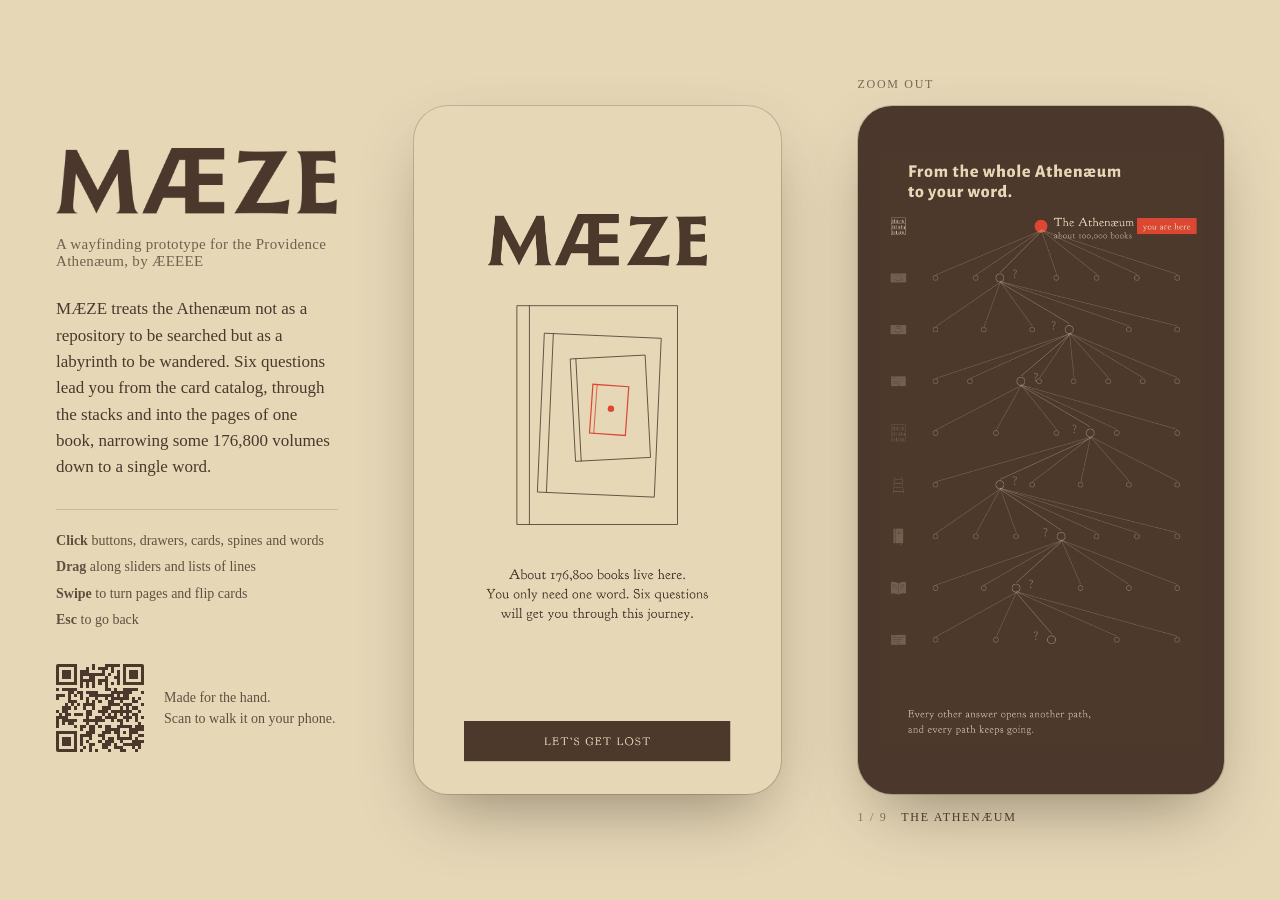
<file: index.html>
<!doctype html>
<html lang="en">
<head>
<meta charset="utf-8">
<meta name="viewport" content="width=device-width, initial-scale=1, maximum-scale=1, user-scalable=no, viewport-fit=cover">
<meta name="apple-mobile-web-app-capable" content="yes">
<meta name="mobile-web-app-capable" content="yes">
<meta name="apple-mobile-web-app-status-bar-style" content="black-translucent">
<meta name="apple-mobile-web-app-title" content="MÆZE">
<meta name="theme-color" content="#E6D8B7">
<link rel="manifest" href="site.webmanifest">
<link rel="apple-touch-icon" href="apple-touch-icon.png">
<link rel="icon" type="image/png" sizes="192x192" href="icon-192.png">
<meta name="description" content="MÆZE: six questions lead you from the Providence Athenæum's card catalog to one word in one book. A touch prototype by ÆEEEE.">
<title>MÆZE</title>
<link rel="stylesheet" href="style.css?v=20261113e">
</head>
<body>
<main id="app" aria-label="MÆZE prototype">
  <!-- desktop only: project intro (left) and live zoom-out map (right); hidden on phones and tablets -->
  <aside class="d-side d-intro" aria-label="About MÆZE">
    <h1 class="d-mark"><span class="sr">MÆZE</span></h1>
    <p class="d-by">A wayfinding prototype for the Providence Athenæum, by ÆEEEE</p>
    <p class="d-text">MÆZE treats the Athenæum not as a repository to be searched but as a labyrinth to be wandered. Six questions lead you from the card catalog, through the stacks and into the pages of one book, narrowing some 176,800 volumes down to a single word.</p>
    <ul class="d-how">
      <li><b>Click</b> buttons, drawers, cards, spines and words</li>
      <li><b>Drag</b> along sliders and lists of lines</li>
      <li><b>Swipe</b> to turn pages and flip cards</li>
      <li><b>Esc</b> to go back</li>
    </ul>
    <div class="d-qr">
      <img src="img/qr-trim.svg" alt="QR code for jkwon20241.github.io/maze" width="88" height="88">
      <p>Made for the hand.<br>Scan to walk it on your phone.</p>
    </div>
  </aside>
  <div id="frame">
    <div id="stage" role="application" aria-label="Tap, drag or swipe to explore"></div>
  </div>
  <aside class="d-side d-map" aria-label="Zoom out: where you are">
    <p class="d-label">Zoom out</p>
    <div class="d-map-view"><div class="d-map-crop"><img alt="" id="d-map-a"><img alt="" id="d-map-b"></div></div>
    <p class="d-level"><span id="d-level-n">1 / 9</span><span id="d-level-name">The Athenæum</span></p>
  </aside>
</main>
<div class="edge top"></div><div class="edge bottom"></div>
<script src="assets.js?v=20261113e"></script>
<script src="app.js?v=20261113e"></script>
</body>
</html>
</file>
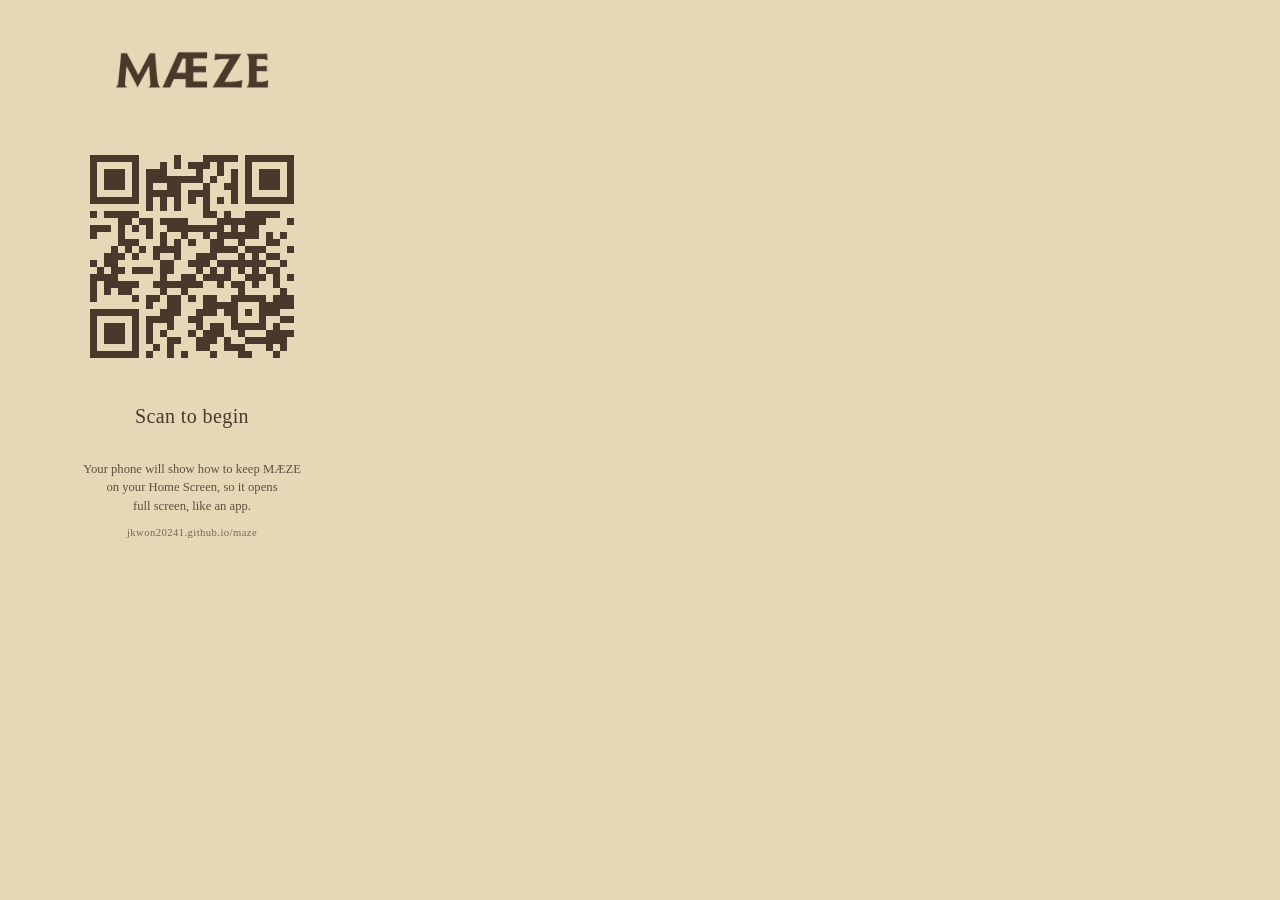
<file: qr/card-add.html>
<!doctype html>
<html lang="en">
<head>
<meta charset="utf-8">
<title>MÆZE QR card (add to Home Screen)</title>
<style>
  @page { size: 4in 6in; margin: 0; }
  html, body { margin: 0; background: #E6D8B7; }
  .card {
    width: 4in; height: 6in; box-sizing: border-box;
    padding: .45in .4in .4in;
    display: flex; flex-direction: column; align-items: center;
    color: #4C372C; font-family: "Iowan Old Style", "Palatino", Georgia, serif;
    text-align: center;
  }
  .mark { width: 2.2in; height: .62in; object-fit: cover; object-position: center 52%; }
  .qr { width: 2.7in; height: 2.7in; margin-top: .25in; }
  .lead { font-size: 15pt; margin: .2in 0 0; letter-spacing: .02em; }
  .tip { font-size: 9.5pt; line-height: 1.45; margin: auto 0 0; opacity: .85; }
  .tip b { font-weight: 600; }
  .url { font-size: 8pt; margin-top: .12in; letter-spacing: .04em; opacity: .7; }
</style>
</head>
<body>
<div class="card">
  <img class="mark" src="../icon-512.png" alt="MÆZE">
  <img class="qr" src="maze-qr-add.svg" alt="QR code for jkwon20241.github.io/maze/?add">
  <p class="lead">Scan to begin</p>
  <p class="tip">Your phone will show how to keep MÆZE<br>on your Home Screen, so it opens<br>full screen, like an app.</p>
  <div class="url">jkwon20241.github.io/maze</div>
</div>
</body>
</html>
</file>
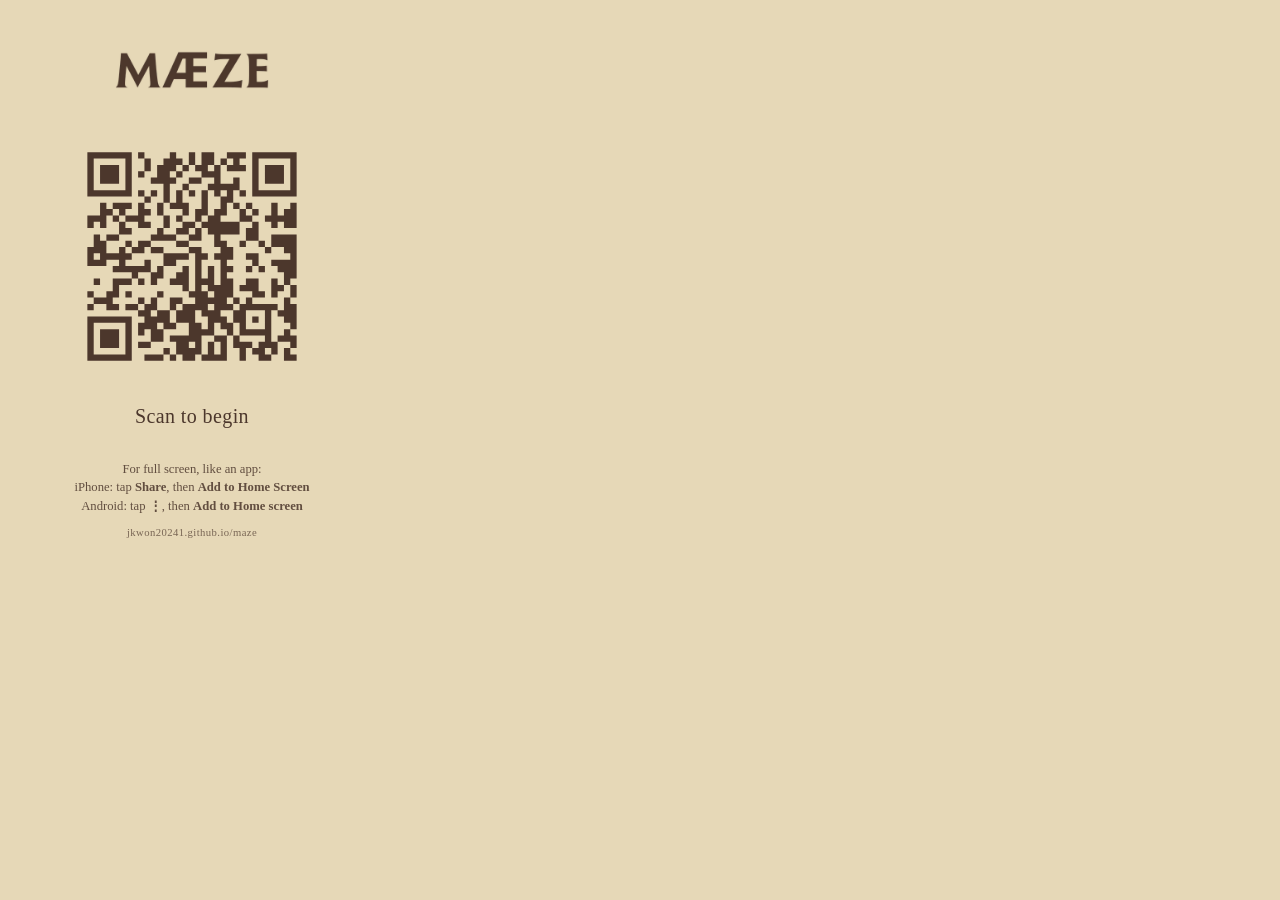
<file: qr/card.html>
<!doctype html>
<html lang="en">
<head>
<meta charset="utf-8">
<title>MÆZE QR card</title>
<style>
  @page { size: 4in 6in; margin: 0; }
  html, body { margin: 0; background: #E6D8B7; }
  .card {
    width: 4in; height: 6in; box-sizing: border-box;
    padding: .45in .4in .4in;
    display: flex; flex-direction: column; align-items: center;
    color: #4C372C; font-family: "Iowan Old Style", "Palatino", Georgia, serif;
    text-align: center;
  }
  .mark { width: 2.2in; height: .62in; object-fit: cover; object-position: center 52%; }
  .qr { width: 2.7in; height: 2.7in; margin-top: .25in; }
  .lead { font-size: 15pt; margin: .2in 0 0; letter-spacing: .02em; }
  .tip { font-size: 9.5pt; line-height: 1.45; margin: auto 0 0; opacity: .85; }
  .tip b { font-weight: 600; }
  .url { font-size: 8pt; margin-top: .12in; letter-spacing: .04em; opacity: .7; }
</style>
</head>
<body>
<div class="card">
  <img class="mark" src="../icon-512.png" alt="MÆZE">
  <img class="qr" src="maze-qr.svg" alt="QR code for jkwon20241.github.io/maze">
  <p class="lead">Scan to begin</p>
  <p class="tip">For full screen, like an app:<br>
    iPhone: tap <b>Share</b>, then <b>Add to Home Screen</b><br>
    Android: tap <b>⋮</b>, then <b>Add to Home screen</b></p>
  <div class="url">jkwon20241.github.io/maze</div>
</div>
</body>
</html>
</file>
<file: style.css>
:root {
  --sand: #E6D8B7;
  --umber: #4C372C;
  --vermilion: #DC4733;
  --bg: var(--sand);
}
* { box-sizing: border-box; }
html, body {
  margin: 0;
  height: 100%;
  background-color: var(--bg);
  overflow: hidden;
  overscroll-behavior: none;
}
body {
  -webkit-tap-highlight-color: transparent;
  -webkit-touch-callout: none;
  -webkit-user-select: none;
  user-select: none;
  touch-action: none;
}
/* the app band (mock status bar and home indicator cropped), centred inside the device's safe area */
#app {
  position: fixed;
  inset: 0;
  display: grid;
  place-items: center;
  background-color: var(--bg);
  padding: env(safe-area-inset-top) env(safe-area-inset-right) env(safe-area-inset-bottom) env(safe-area-inset-left);
}
/* iOS 26 home-screen app (WebKit bug 301108): the viewport comes up short by the status-bar height and
   nothing is drawn below it, cutting off the bottom. Stretch the page and the app back to the full screen. */
@media (display-mode: standalone) {
  html { min-height: min(100lvh, calc(100% + env(safe-area-inset-top))); }
  #app { bottom: auto; height: min(100lvh, calc(100% + env(safe-area-inset-top))); }
}
/* thin strips pinned to the top and bottom edges: Safari tints its status bar and toolbar from what touches the edges */
.edge {
  position: fixed;
  left: 0;
  right: 0;
  height: 6px;
  background-color: var(--bg);
  pointer-events: none;
  z-index: 5;
}
.edge.top { top: 0; }
.edge.bottom { bottom: 0; }
#frame {
  position: relative;
  overflow: hidden;
}
#stage {
  position: absolute;
  left: 0;
  top: 0;
  width: 402px;
  height: 874px;
  transform-origin: 0 0;
  touch-action: none;
  cursor: pointer;
}
.screen, .overlay {
  position: absolute;
  inset: 0;
  overflow: hidden;
}
.screen img, .overlay img, .inst img {
  position: absolute;
  display: block;
  pointer-events: none;
  -webkit-user-drag: none;
}
.inst { position: absolute; }
.inst img { will-change: opacity, transform; }
.live { position: absolute; left: 0; top: 0; overflow: visible; }
.live > * { transform-box: view-box; transform-origin: 0 0; }
.fade { transition-property: opacity; transition-timing-function: ease-in-out; }
.hint {
  position: absolute;
  border: 2px solid var(--vermilion);
  border-radius: 6px;
  background: rgba(220, 71, 51, .10);
  pointer-events: none;
  opacity: 0;
  animation: hint .9s ease-out;
}
@keyframes hint {
  0% { opacity: 0; }
  20% { opacity: 1; }
  100% { opacity: 0; }
}

/* ---------- desktop (fine pointer, wide window): intro | prototype | live zoom-out map ----------
   Phones and tablets never get the .desk class, so everything above stays their layout. */
.d-side { display: none; }
.sr { position: absolute; width: 1px; height: 1px; overflow: hidden; clip: rect(0 0 0 0); white-space: nowrap; }
html.desk { --fg: var(--umber); --line: rgba(76, 55, 44, .22); }
html.desk[data-theme="U"] { --fg: var(--sand); --line: rgba(230, 216, 183, .22); }
html.desk, html.desk body, html.desk #app { transition: background-color .5s ease; }
html.desk body { touch-action: auto; }
html.desk .edge { display: none; }
html.desk #app {
  display: grid;
  grid-template-columns: clamp(240px, 22vw, 340px) auto auto;
  justify-content: center;
  align-items: center;
  column-gap: clamp(40px, 6vw, 120px);
  padding: 48px 56px;
  color: var(--fg);
  font-family: "Iowan Old Style", "Palatino Linotype", Palatino, Georgia, serif;
}
html.desk .d-side { display: block; justify-self: stretch; transition: color .5s ease; }
html.desk #frame {
  border-radius: 34px;
  background-color: var(--bg);
  box-shadow: 0 0 0 1px var(--line), 0 28px 70px -20px rgba(40, 26, 18, .45);
}
html.desk #stage { cursor: default; }

.d-intro { align-self: center; }
.d-mark {
  margin: 0;
  width: 100%;
  max-width: 300px;
  aspect-ratio: 816 / 192;
  background-color: currentColor;
  -webkit-mask: url(img/wordmark.png) left center / contain no-repeat;
  mask: url(img/wordmark.png) left center / contain no-repeat;
}
.d-by { margin: 22px 0 0; font-size: 15px; letter-spacing: .02em; opacity: .75; }
.d-text { margin: 26px 0 0; font-size: 17px; line-height: 1.55; }
.d-how { list-style: none; margin: 28px 0 0; padding: 18px 0 0; border-top: 1px solid var(--line); font-size: 14px; line-height: 1.9; opacity: .85; }
.d-how b { font-weight: 600; }
.d-qr { display: flex; align-items: center; gap: 20px; margin-top: 30px; }
.d-qr img { width: 88px; height: 88px; flex: none; box-sizing: content-box; }
/* the code is trimmed so it lines up with the text; on the umber pages it needs a sand margin to scan.
   That margin is drawn outside the box (box-shadow), so nothing in the column moves when the theme changes. */
.d-qr img { border-radius: 2px; box-shadow: 0 0 0 8px transparent; transition: box-shadow .5s ease; }
html.desk[data-theme="U"] .d-qr img { background: var(--sand); box-shadow: 0 0 0 8px var(--sand); }
.d-qr p { margin: 0; font-size: 14px; line-height: 1.5; opacity: .85; }

.d-map { position: relative; }
.d-label, .d-level { position: absolute; left: 0; font-size: 12px; letter-spacing: .14em; text-transform: uppercase; margin: 0; }
.d-label { bottom: calc(100% + 14px); opacity: .7; }
.d-level { top: calc(100% + 16px); display: flex; gap: 14px; }
.d-level #d-level-n { opacity: .6; }
/* same size as the phone frame (set from app.js), with the same inner margin */
.d-map-view {
  position: relative;
  width: var(--card-w, 340px);
  height: var(--card-h, 640px);
  overflow: hidden;
  border-radius: 34px;
  background: var(--umber);
  box-shadow: 0 0 0 1px var(--line), 0 28px 70px -20px rgba(40, 26, 18, .45);
}
/* the zoom-out render is 402 x 874; show y 86-820 (title to footer, without its own Close row),
   centred in the 800-tall band so it lines up with the phone screen's margins */
.d-map-crop {
  position: absolute;
  left: calc(26px * var(--s, 1));
  top: calc((26px + 33px) * var(--s, 1));
  width: calc(402px * var(--s, 1));
  height: calc(734px * var(--s, 1));
  overflow: hidden;
}
.d-map-crop img {
  position: absolute;
  left: 0;
  top: -11.717%;
  width: 100%;
  height: 119.07%;
  opacity: 0;
  transition: opacity .6s ease;
}

/* narrower desktop windows: drop the map, keep the intro beside the prototype */
@media (max-width: 1199px) {
  html.desk #app { grid-template-columns: clamp(240px, 30vw, 340px) auto; }
  html.desk .d-map { display: none; }
}

/* ---------- install sheet (opened from the "add to Home Screen" QR code; phones and tablets only) ---------- */
.ins {
  position: fixed;
  inset: 0;
  z-index: 20;
  display: grid;
  place-items: center;
  overflow-y: auto;
  padding: calc(env(safe-area-inset-top) + 32px) 28px calc(env(safe-area-inset-bottom) + 32px);
  background: var(--sand);
  color: var(--umber);
  font-family: "Iowan Old Style", "Palatino Linotype", Palatino, Georgia, serif;
  touch-action: auto;
  -webkit-user-select: none;
  user-select: none;
  transition: opacity .35s ease;
}
.ins.out { opacity: 0; pointer-events: none; }
.ins-in { width: 100%; max-width: 380px; }
.ins-mark {
  width: 180px;
  aspect-ratio: 816 / 192;
  background-color: currentColor;
  -webkit-mask: url(img/wordmark.png) left center / contain no-repeat;
  mask: url(img/wordmark.png) left center / contain no-repeat;
}
.ins h2 { margin: 36px 0 0; font-size: 24px; font-weight: 600; line-height: 1.25; }
.ins-lead { margin: 12px 0 0; font-size: 16px; line-height: 1.5; opacity: .85; }
.ins-btn {
  display: block;
  width: 100%;
  margin-top: 30px;
  padding: 16px;
  border: 0;
  border-radius: 0;
  background: var(--umber);
  color: var(--sand);
  font: inherit;
  font-size: 13px;
  letter-spacing: .16em;
  text-transform: uppercase;
  cursor: pointer;
}
.ins-btn[hidden], .ins-done[hidden], .ins-steps[hidden] { display: none; }
.ins-steps { margin: 30px 0 0; padding: 22px 0 0 1.3em; border-top: 1px solid rgba(76, 55, 44, .22); font-size: 15px; line-height: 1.5; }
.ins-steps li { margin: 0 0 12px; padding-left: 4px; }
.ins-steps b { font-weight: 600; }
/* when the one-tap button is available, the manual steps step back */
.ins-steps.alt { font-size: 13px; opacity: .6; }
.ins-ico { width: 14px; height: 17px; margin: 0 4px -2px 2px; color: var(--vermilion); }
.ins-done { margin: 30px 0 0; font-size: 17px; line-height: 1.5; }
.ins-skip {
  margin-top: 26px;
  padding: 8px 0;
  border: 0;
  background: none;
  color: inherit;
  font: inherit;
  font-size: 15px;
  text-decoration: underline;
  text-underline-offset: 3px;
  cursor: pointer;
}
</file>
